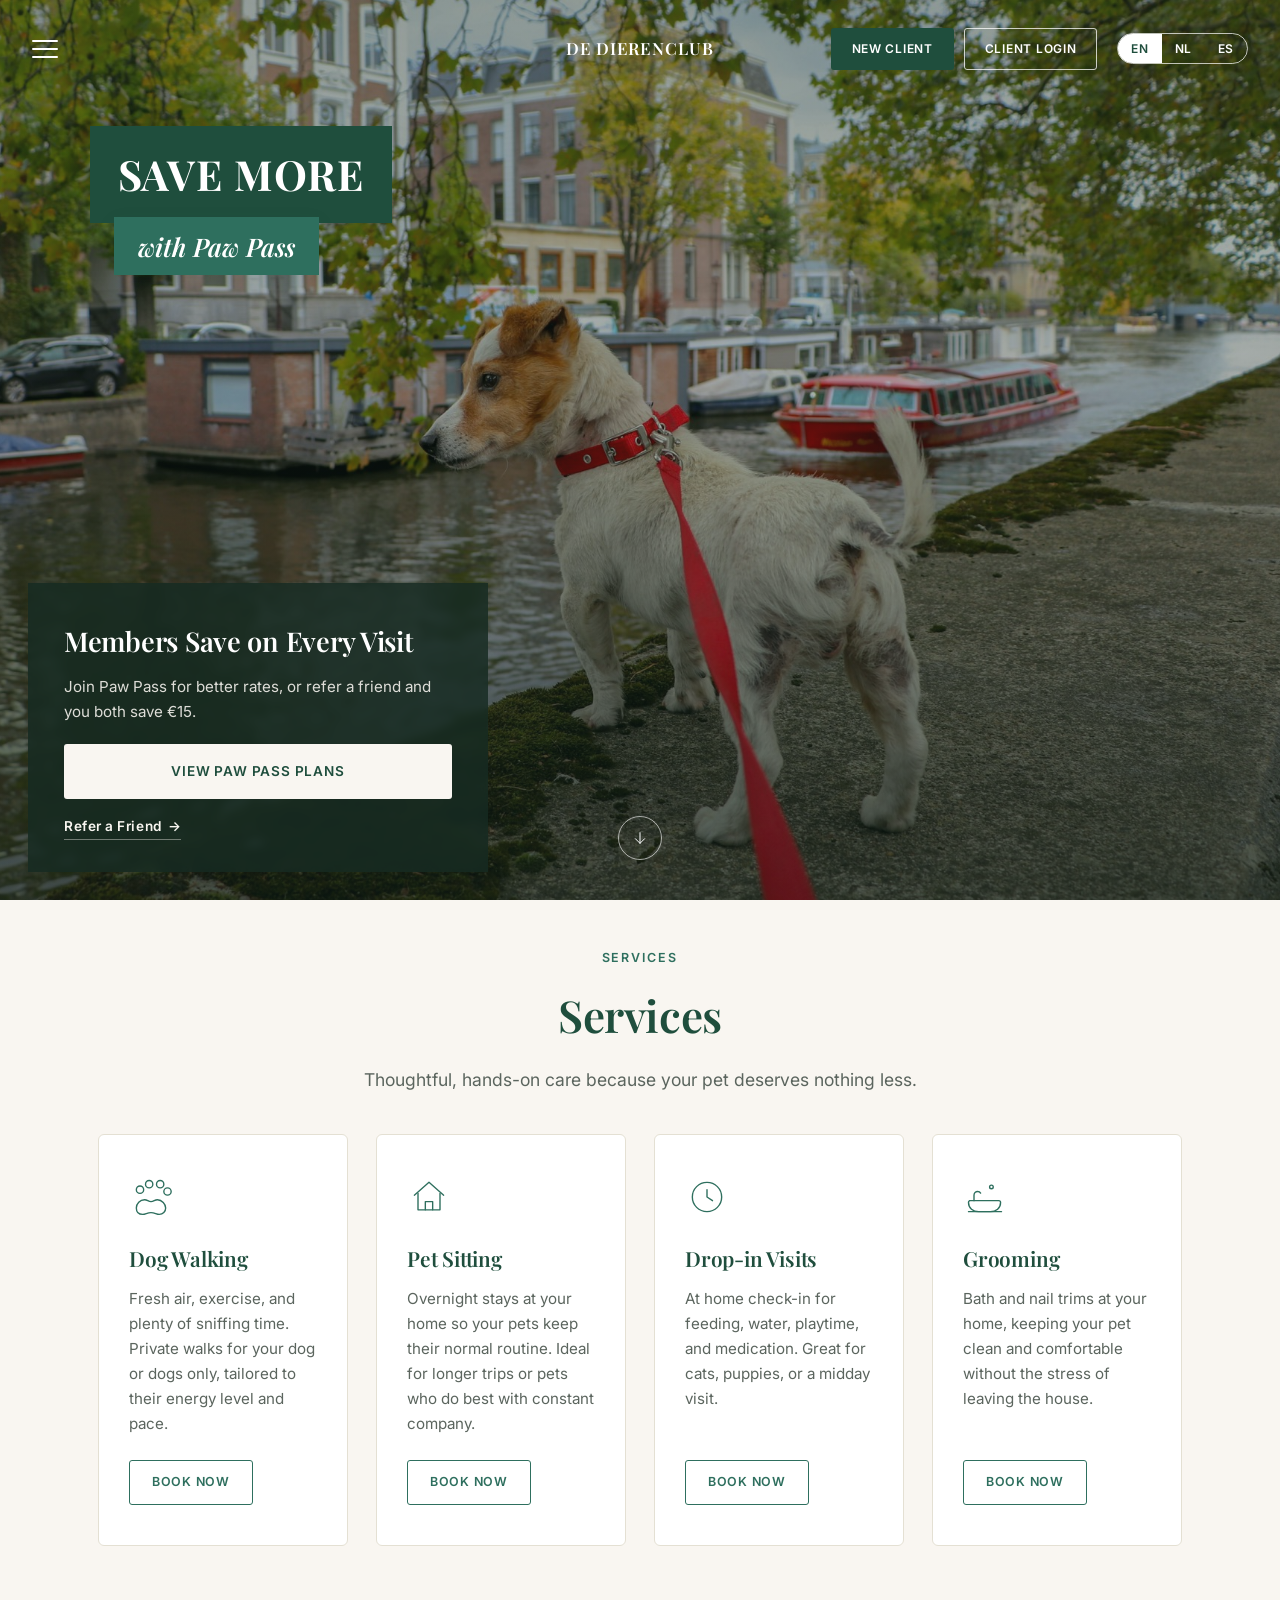
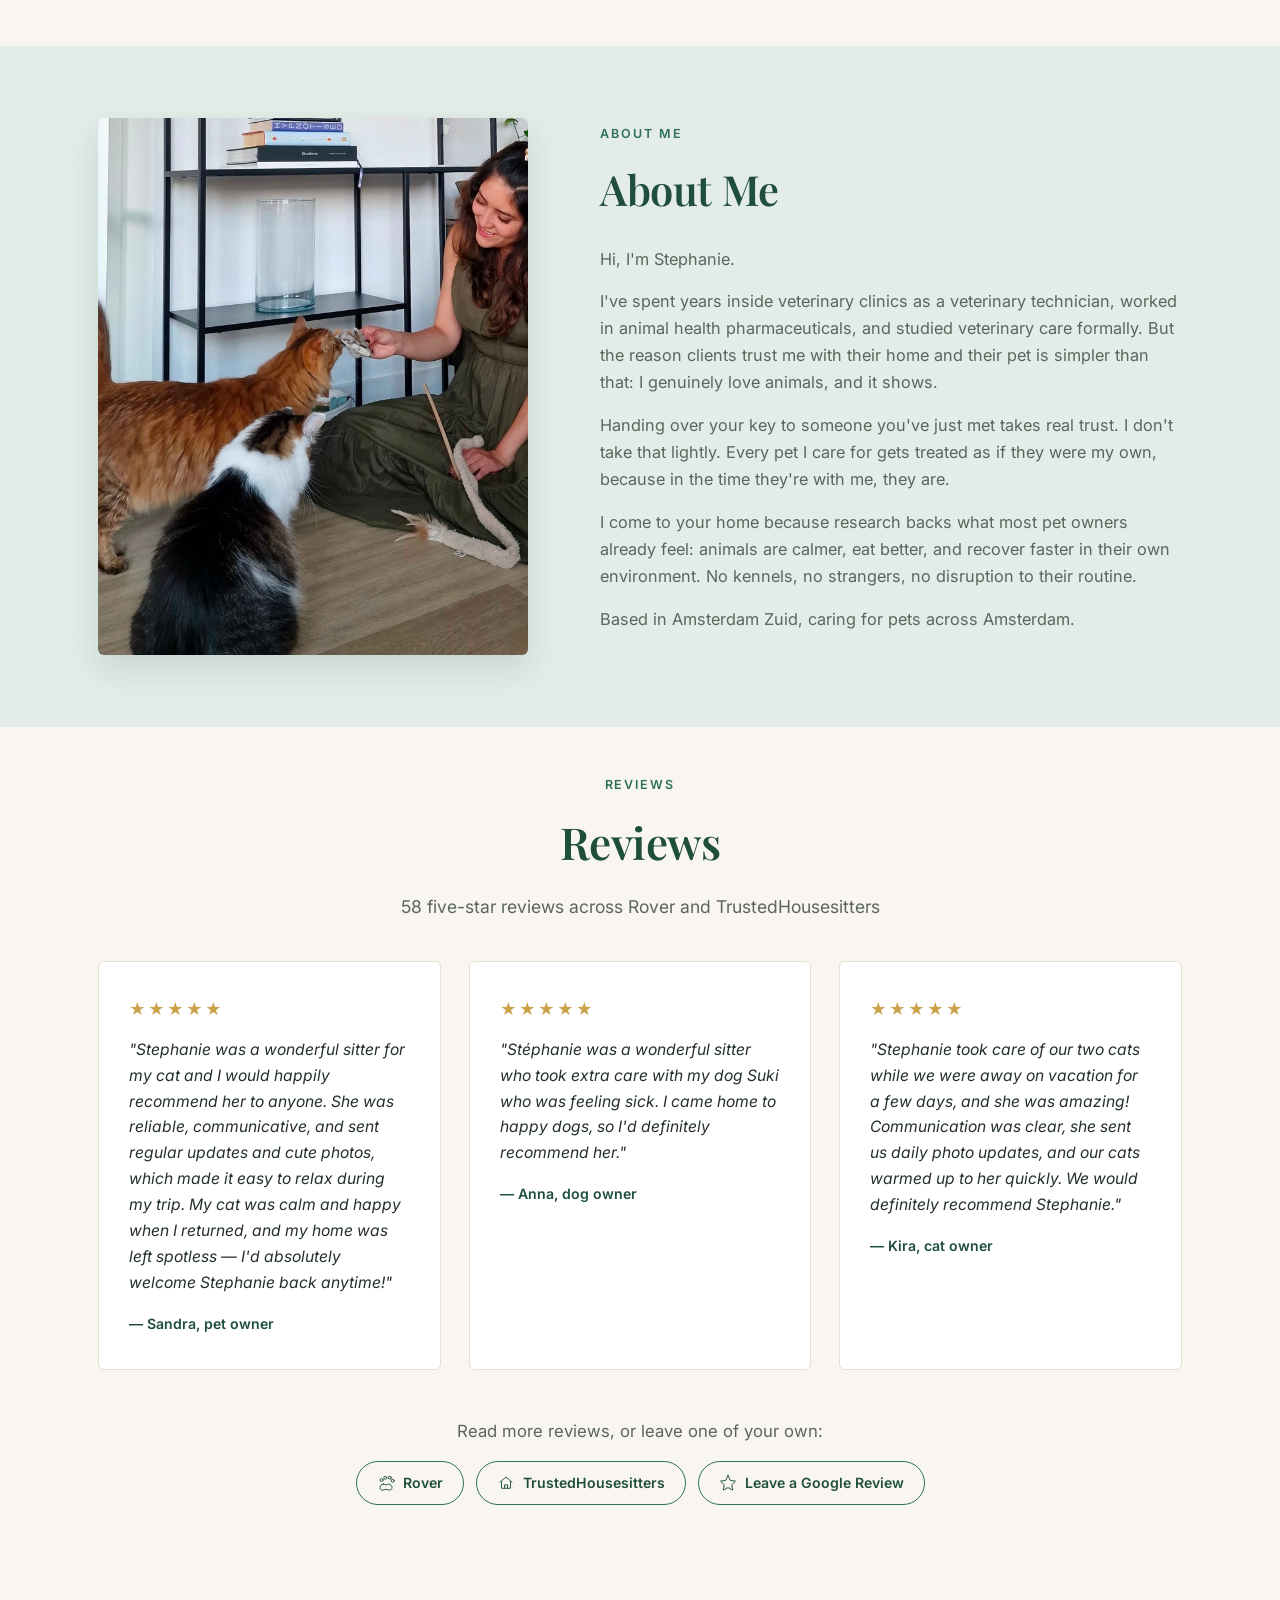
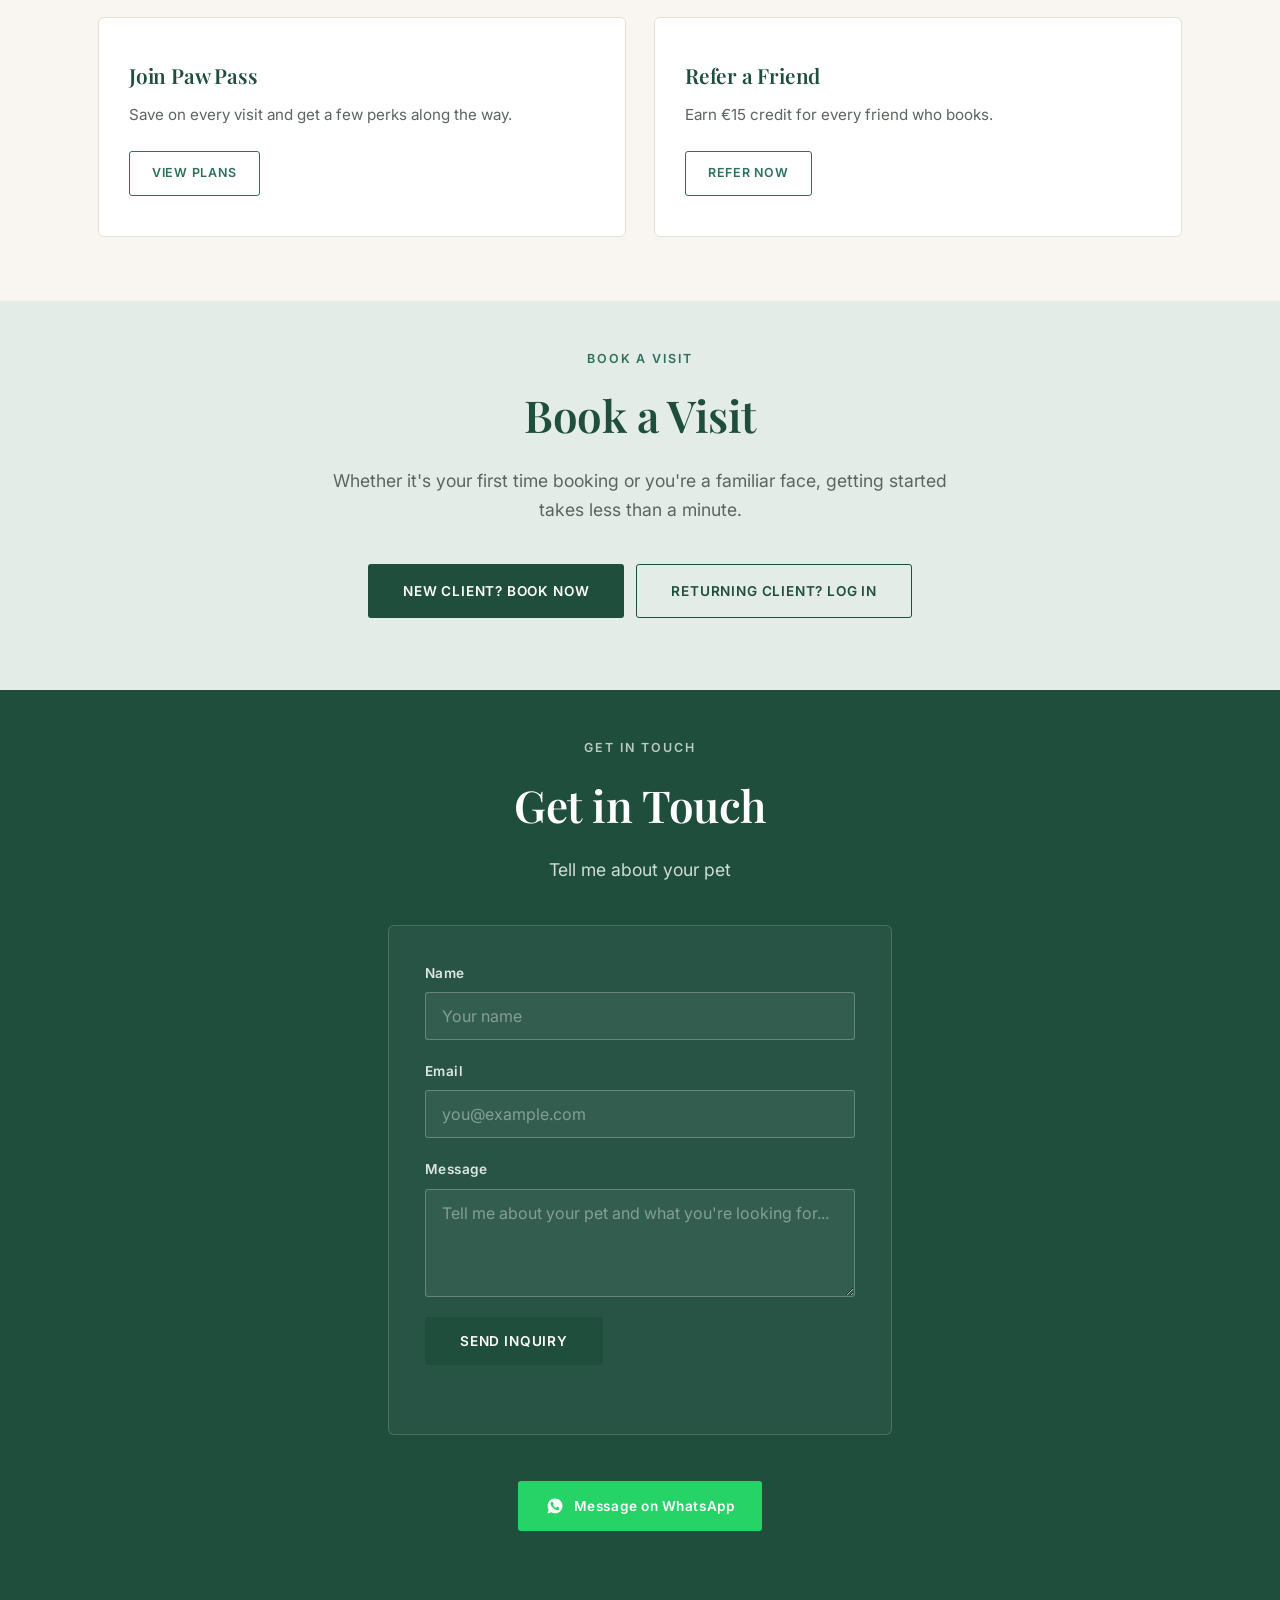
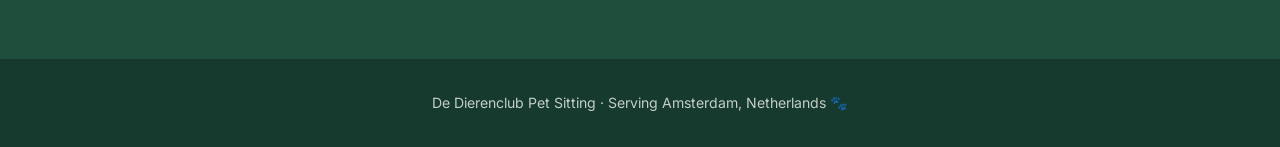
<file: index.html>
<!DOCTYPE html>
<html lang="en">
<head>
<meta charset="UTF-8">
<meta name="viewport" content="width=device-width, initial-scale=1.0">
<title id="pageTitle">De Dierenclub Pet Sitting | Trusted Dog Walker &amp; Pet Sitter in Amsterdam</title>
<meta id="metaDescription" name="description" content="Professional pet sitting and dog walking in Amsterdam Zuid. Dog walking, overnight pet sitting, drop-in visits and grooming. 58 five-star reviews. Book online.">
<!-- TODO: replace placeholder domain below with the real domain once the site is deployed -->
<link rel="alternate" hreflang="en" href="https://www.dedierenclubpetsitting.nl/">
<link rel="alternate" hreflang="nl" href="https://www.dedierenclubpetsitting.nl/">
<link rel="alternate" hreflang="es" href="https://www.dedierenclubpetsitting.nl/">
<link rel="alternate" hreflang="x-default" href="https://www.dedierenclubpetsitting.nl/">
<link rel="preconnect" href="https://fonts.googleapis.com">
<link rel="preconnect" href="https://fonts.gstatic.com" crossorigin>
<link href="https://fonts.googleapis.com/css2?family=Playfair+Display:wght@500;600;700&family=Inter:wght@400;500;600;700&display=swap" rel="stylesheet">
<link rel="stylesheet" href="styles.css">
</head>
<body>

<div class="floating-bar">
  <button type="button" class="hamburger" id="menuToggle" aria-expanded="false" aria-controls="navOverlay" data-i18n-aria-label="menu_open" aria-label="Open menu">
    <span></span><span></span><span></span>
  </button>
  <a class="floating-brand" href="#home"><span translate="no">De Dierenclub</span></a>
  <div class="floating-right">
    <div class="header-cta">
      <a class="btn btn-primary btn-sm" href="https://www.timetopet.com/portal/dedierenclub/create-account" target="_blank" rel="noopener" data-i18n="header_book_btn">New Client</a>
      <a class="btn btn-outline btn-sm" href="https://www.timetopet.com/portal/dedierenclub" target="_blank" rel="noopener" data-i18n="header_login_btn">Client Login</a>
    </div>
    <div class="lang-toggle" role="group" aria-label="Language selector">
      <button type="button" class="lang-btn active" id="langEnBtn" data-lang="en" aria-pressed="true">EN</button>
      <button type="button" class="lang-btn" id="langNlBtn" data-lang="nl" aria-pressed="false">NL</button>
      <button type="button" class="lang-btn" id="langEsBtn" data-lang="es" aria-pressed="false">ES</button>
    </div>
  </div>
</div>

<nav class="nav-overlay" id="navOverlay" aria-hidden="true">
  <button type="button" class="hamburger" id="menuClose" style="position:absolute; top:28px; left:32px;" data-i18n-aria-label="menu_close" aria-label="Close menu">
    <span style="transform:translateY(8px) rotate(45deg);"></span>
    <span style="opacity:0;"></span>
    <span style="transform:translateY(-8px) rotate(-45deg);"></span>
  </button>
  <ul class="nav-overlay-links">
    <li><a href="#home" data-i18n="nav_home">Home</a></li>
    <li><a href="#services" data-i18n="nav_services">Services</a></li>
    <li><a href="#about" data-i18n="nav_about">About</a></li>
    <li><a href="pricing.html" data-i18n="nav_pricing">Pricing</a></li>
    <li><a href="#book" data-i18n="nav_book">Book</a></li>
    <li><a href="#contact" data-i18n="nav_contact">Contact</a></li>
  </ul>
</nav>

<main id="home">

  <section class="hero">
    <!-- Placeholder hero photo; swap the background-image in .hero-media (styles.css) for a different dog/cat photo any time. -->
    <div class="hero-media"></div>
    <div class="hero-overlay"></div>

    <div class="hero-badge" aria-hidden="true">
      <span class="hero-badge-line1" data-i18n="hero_badge_line1">Save More</span>
      <span class="hero-badge-line2"><span data-i18n="hero_badge_line2_prefix">with</span> <span translate="no">Paw Pass</span></span>
    </div>

    <div class="hero-promo-panel">
      <h2 data-i18n="hero_promo_heading">Members Save on Every Visit</h2>
      <p data-i18n="hero_promo_copy">Join Paw Pass for better rates, or refer a friend and you both save €15.</p>
      <a class="btn btn-cream" href="pricing.html#paw-pass" data-i18n="hero_promo_btn">View Paw Pass Plans</a>
      <a class="hero-promo-secondary" href="pricing.html#refer">
        <span data-i18n="hero_promo_secondary">Refer a Friend</span> →
      </a>
    </div>

    <button type="button" class="scroll-indicator" data-i18n-aria-label="scroll_indicator_label" aria-label="Scroll to explore">
      <svg viewBox="0 0 24 24" fill="none" stroke="currentColor" stroke-width="1.5" stroke-linecap="round" stroke-linejoin="round"><path d="M12 4v16M5 13l7 7 7-7"/></svg>
    </button>
  </section>

  <section id="services" class="section services reveal-target">
    <div class="container">
      <div class="section-head">
        <span class="eyebrow" data-i18n="services_title">Services</span>
        <h2 data-i18n="services_title">Services</h2>
        <p data-i18n="services_lede">Thoughtful, hands-on care because your pet deserves nothing less.</p>
      </div>
      <div class="service-grid">
        <div class="service-card reveal-target">
          <svg class="service-icon" viewBox="0 0 48 48" fill="none" stroke="currentColor" stroke-width="1.5" stroke-linecap="round" stroke-linejoin="round">
            <path d="M17 27c-5 0-9 4-9 9s3 7 7 7c3 0 5-2 9-2s6 2 9 2c4 0 7-3 7-7s-4-9-9-9c-3 0-4 2-7 2s-4-2-7-2Z"/>
            <circle cx="12" cy="16" r="4"/>
            <circle cx="22" cy="10" r="4"/>
            <circle cx="34" cy="10" r="4"/>
            <circle cx="42" cy="18" r="4"/>
          </svg>
          <h3 data-i18n="service_walking_title">Dog Walking</h3>
          <p data-i18n="service_walking_desc">Fresh air, exercise, and plenty of sniffing time. Private walks for your dog or dogs only, tailored to their energy level and pace.</p>
          <a class="btn-book" href="#book" data-i18n="service_book_btn">Book Now</a>
        </div>
        <div class="service-card reveal-target">
          <svg class="service-icon" viewBox="0 0 48 48" fill="none" stroke="currentColor" stroke-width="1.5" stroke-linecap="round" stroke-linejoin="round">
            <path d="M8 22 24 8l16 14"/>
            <path d="M12 20v18h24V20"/>
            <path d="M20 38v-9h8v9"/>
          </svg>
          <h3 data-i18n="service_petsitting_title">Pet Sitting</h3>
          <p data-i18n="service_petsitting_desc">Overnight stays at your home so your pets keep their normal routine. Ideal for longer trips or pets who do best with constant company.</p>
          <a class="btn-book" href="#book" data-i18n="service_book_btn">Book Now</a>
        </div>
        <div class="service-card reveal-target">
          <svg class="service-icon" viewBox="0 0 48 48" fill="none" stroke="currentColor" stroke-width="1.5" stroke-linecap="round" stroke-linejoin="round">
            <circle cx="24" cy="24" r="16"/>
            <path d="M24 16v8l6 4"/>
          </svg>
          <h3 data-i18n="service_dropin_title">Drop-in Visits</h3>
          <p data-i18n="service_dropin_desc">At home check-in for feeding, water, playtime, and medication. Great for cats, puppies, or a midday visit.</p>
          <a class="btn-book" href="#book" data-i18n="service_book_btn">Book Now</a>
        </div>
        <div class="service-card reveal-target">
          <svg class="service-icon" viewBox="0 0 48 48" fill="none" stroke="currentColor" stroke-width="1.5" stroke-linecap="round" stroke-linejoin="round">
            <path d="M7 28h32a2 2 0 0 1 2 2c0 6-5 10-11 10H17c-6 0-11-4-11-10a2 2 0 0 1 2-2Z"/>
            <path d="M12 28v-6a4 4 0 0 1 4-4c1.5 0 2.6.7 3.2 1.8"/>
            <circle cx="31" cy="13" r="2"/>
            <path d="M6 40h36"/>
          </svg>
          <h3 data-i18n="service_grooming_title">Grooming</h3>
          <p data-i18n="service_grooming_desc">Bath and nail trims at your home, keeping your pet clean and comfortable without the stress of leaving the house.</p>
          <a class="btn-book" href="#book" data-i18n="service_book_btn">Book Now</a>
        </div>
      </div>
    </div>
  </section>

  <section id="about" class="section about reveal-target">
    <div class="container about-inner">
      <div class="about-photo">
        <img src="images/stephanie-about.jpg" alt="Stephanie playing with two cats at home">
      </div>
      <div class="about-text">
        <span class="eyebrow" data-i18n="about_title">About Me</span>
        <h2 data-i18n="about_title">About Me</h2>
        <p data-i18n="about_p1">Hi, I'm Stephanie.</p>
        <p data-i18n="about_p2">I've spent years inside veterinary clinics as a veterinary technician, worked in animal health pharmaceuticals, and studied veterinary care formally. But the reason clients trust me with their home and their pet is simpler than that: I genuinely love animals, and it shows.</p>
        <p data-i18n="about_p3">Handing over your key to someone you've just met takes real trust. I don't take that lightly. Every pet I care for gets treated as if they were my own, because in the time they're with me, they are.</p>
        <p data-i18n="about_p4">I come to your home because research backs what most pet owners already feel: animals are calmer, eat better, and recover faster in their own environment. No kennels, no strangers, no disruption to their routine.</p>
        <p data-i18n="about_p5">Based in Amsterdam Zuid, caring for pets across Amsterdam.</p>
      </div>
    </div>
  </section>

  <section id="reviews" class="section reviews reveal-target">
    <div class="container">
      <div class="section-head">
        <span class="eyebrow" data-i18n="reviews_title">Reviews</span>
        <h2 data-i18n="reviews_title">Reviews</h2>
        <p data-i18n="reviews_stat">58 five-star reviews across Rover and TrustedHousesitters</p>
      </div>
      <div class="reviews-grid">
        <div class="review-card reveal-target">
          <div class="review-stars" aria-hidden="true">★★★★★</div>
          <p class="review-text">"Stephanie was a wonderful sitter for my cat and I would happily recommend her to anyone. She was reliable, communicative, and sent regular updates and cute photos, which made it easy to relax during my trip. My cat was calm and happy when I returned, and my home was left spotless — I'd absolutely welcome Stephanie back anytime!"</p>
          <p class="review-author">— Sandra, pet owner</p>
        </div>
        <div class="review-card reveal-target">
          <div class="review-stars" aria-hidden="true">★★★★★</div>
          <p class="review-text">"Stéphanie was a wonderful sitter who took extra care with my dog Suki who was feeling sick. I came home to happy dogs, so I'd definitely recommend her."</p>
          <p class="review-author">— Anna, dog owner</p>
        </div>
        <div class="review-card reveal-target">
          <div class="review-stars" aria-hidden="true">★★★★★</div>
          <p class="review-text">"Stephanie took care of our two cats while we were away on vacation for a few days, and she was amazing! Communication was clear, she sent us daily photo updates, and our cats warmed up to her quickly. We would definitely recommend Stephanie."</p>
          <p class="review-author">— Kira, cat owner</p>
        </div>
      </div>
      <div class="review-platforms reveal-target">
        <p class="review-platforms-label" data-i18n="reviews_platforms_label">Read more reviews, or leave one of your own:</p>
        <div class="review-platform-links">
          <a class="review-platform-link" href="https://www.rover.com/sit/stephh68247" target="_blank" rel="noopener">
            <svg class="review-platform-icon" viewBox="0 0 48 48" fill="none" stroke="currentColor" stroke-width="2.5" stroke-linecap="round" stroke-linejoin="round" aria-hidden="true">
              <path d="M17 27c-5 0-9 4-9 9s3 7 7 7c3 0 5-2 9-2s6 2 9 2c4 0 7-3 7-7s-4-9-9-9c-3 0-4 2-7 2s-4-2-7-2Z"/>
              <circle cx="12" cy="16" r="4"/>
              <circle cx="22" cy="10" r="4"/>
              <circle cx="34" cy="10" r="4"/>
              <circle cx="42" cy="18" r="4"/>
            </svg>
            <span>Rover</span>
          </a>
          <a class="review-platform-link" href="https://www.trustedhousesitters.com/house-and-pet-sitters/netherlands/north-holland/amsterdam/l/6756154/" target="_blank" rel="noopener">
            <svg class="review-platform-icon" viewBox="0 0 48 48" fill="none" stroke="currentColor" stroke-width="2.5" stroke-linecap="round" stroke-linejoin="round" aria-hidden="true">
              <path d="M8 22 24 8l16 14"/>
              <path d="M12 20v18h24V20"/>
              <path d="M20 38v-9h8v9"/>
            </svg>
            <span>TrustedHousesitters</span>
          </a>
          <a class="review-platform-link" href="https://g.page/r/CXxK40NwrekSECE/review" target="_blank" rel="noopener">
            <svg class="review-platform-icon" viewBox="0 0 48 48" fill="none" stroke="currentColor" stroke-width="2.5" stroke-linecap="round" stroke-linejoin="round" aria-hidden="true">
              <path d="M24 4l5.9 12.9L44 19l-10 9.8L36.5 43 24 36.2 11.5 43 14 28.8 4 19l14.1-2.1L24 4Z"/>
            </svg>
            <span data-i18n="reviews_google_link">Leave a Google Review</span>
          </a>
        </div>
      </div>
    </div>
  </section>

  <section class="pawpass-teaser reveal-target">
    <div class="container">
      <div class="pawpass-teaser-grid">
        <div class="service-card reveal-target">
          <h3><span data-i18n="pawpass_join_prefix">Join</span> <span translate="no">Paw Pass</span></h3>
          <p data-i18n="teaser_pawpass_desc">Save on every visit and get a few perks along the way.</p>
          <a class="btn-book" href="pricing.html#paw-pass" data-i18n="teaser_pawpass_btn">View Plans</a>
        </div>
        <div class="service-card reveal-target">
          <h3 data-i18n="teaser_refer_title">Refer a Friend</h3>
          <p data-i18n="teaser_refer_desc">Earn €15 credit for every friend who books.</p>
          <a class="btn-book" href="pricing.html#refer" data-i18n="teaser_refer_btn">Refer Now</a>
        </div>
      </div>
    </div>
  </section>

  <section id="book" class="section book reveal-target">
    <div class="container">
      <div class="section-head">
        <span class="eyebrow" data-i18n="book_title">Book a Visit</span>
        <h2 data-i18n="book_title">Book a Visit</h2>
        <p data-i18n="book_lede">Whether it's your first time booking or you're a familiar face, getting started takes less than a minute.</p>
      </div>
      <div class="btn-pair">
        <a class="btn btn-primary" href="https://www.timetopet.com/portal/dedierenclub/create-account" target="_blank" rel="noopener" data-i18n="cta_new_client_btn">New Client? Book Now</a>
        <a class="btn btn-outline" href="https://www.timetopet.com/portal/dedierenclub" target="_blank" rel="noopener" data-i18n="cta_returning_client_btn">Returning Client? Log In</a>
      </div>
    </div>
  </section>

  <section id="contact" class="section contact reveal-target">
    <div class="container contact-inner">
      <div class="section-head">
        <span class="eyebrow" data-i18n="contact_title" style="color: rgba(255,255,255,0.7);">Get in Touch</span>
        <h2 data-i18n="contact_title">Get in Touch</h2>
        <p data-i18n="contact_lede">Tell me about your pet</p>
      </div>
      <form class="contact-form" id="contactForm" action="https://submit-form.com/qXcnVAvjL" method="POST">
        <input type="hidden" name="_subject" value="New inquiry from dedierenclub.nl">
        <input type="hidden" name="_redirect" value="false">
        <div class="form-row">
          <label for="name" data-i18n="label_name">Name</label>
          <input type="text" id="name" name="name" placeholder="Your name" data-i18n-placeholder="placeholder_name" required>
        </div>
        <div class="form-row">
          <label for="email" data-i18n="label_email">Email</label>
          <input type="email" id="email" name="email" placeholder="you@example.com" data-i18n-placeholder="placeholder_email" required>
        </div>
        <div class="form-row">
          <label for="message" data-i18n="label_message">Message</label>
          <textarea id="message" name="message" rows="4" placeholder="Tell me about your pet and what you're looking for..." data-i18n-placeholder="placeholder_message" required></textarea>
        </div>
        <button type="submit" class="btn btn-primary" data-i18n="submit_btn">Send Inquiry</button>
        <p class="form-note" id="formNote" role="status" aria-live="polite"></p>
      </form>
      <div class="contact-whatsapp">
        <a class="btn-whatsapp" href="https://wa.me/17862130402" target="_blank" rel="noopener">
          <svg width="18" height="18" viewBox="0 0 24 24" fill="currentColor" aria-hidden="true"><path d="M12.04 2C6.58 2 2.13 6.45 2.13 11.91c0 1.87.5 3.61 1.44 5.12L2 22l5.13-1.55a9.87 9.87 0 0 0 4.9 1.31h.01c5.46 0 9.91-4.45 9.91-9.91 0-5.46-4.45-9.85-9.91-9.85Zm5.83 14.03c-.24.68-1.4 1.3-1.93 1.36-.5.06-1.13.09-1.82-.11-.42-.13-.96-.31-1.66-.6-2.92-1.26-4.83-4.2-4.98-4.4-.15-.19-1.2-1.59-1.2-3.03 0-1.44.75-2.15 1.02-2.44.27-.29.58-.36.78-.36h.56c.18 0 .42-.03.65.5.24.55.82 1.9.89 2.04.07.14.12.31.02.5-.09.19-.14.3-.28.46-.14.16-.29.36-.42.48-.14.13-.28.28-.12.55.16.28.72 1.19 1.54 1.93 1.06.95 1.96 1.24 2.24 1.38.28.14.44.12.6-.07.16-.19.68-.79.86-1.06.18-.28.37-.23.62-.14.26.09 1.62.76 1.9.9.28.14.46.21.53.33.07.13.07.72-.17 1.4Z"/></svg>
          <span data-i18n="whatsapp_btn">Message on WhatsApp</span>
        </a>
      </div>
    </div>
  </section>

</main>

<footer class="site-footer">
  <div class="container footer-inner">
    <p><span translate="no">De Dierenclub</span> Pet Sitting · <span data-i18n="footer_text">Serving Amsterdam, Netherlands 🐾</span></p>
  </div>
</footer>

<script src="script.js"></script>
</body>
</html>
</file>
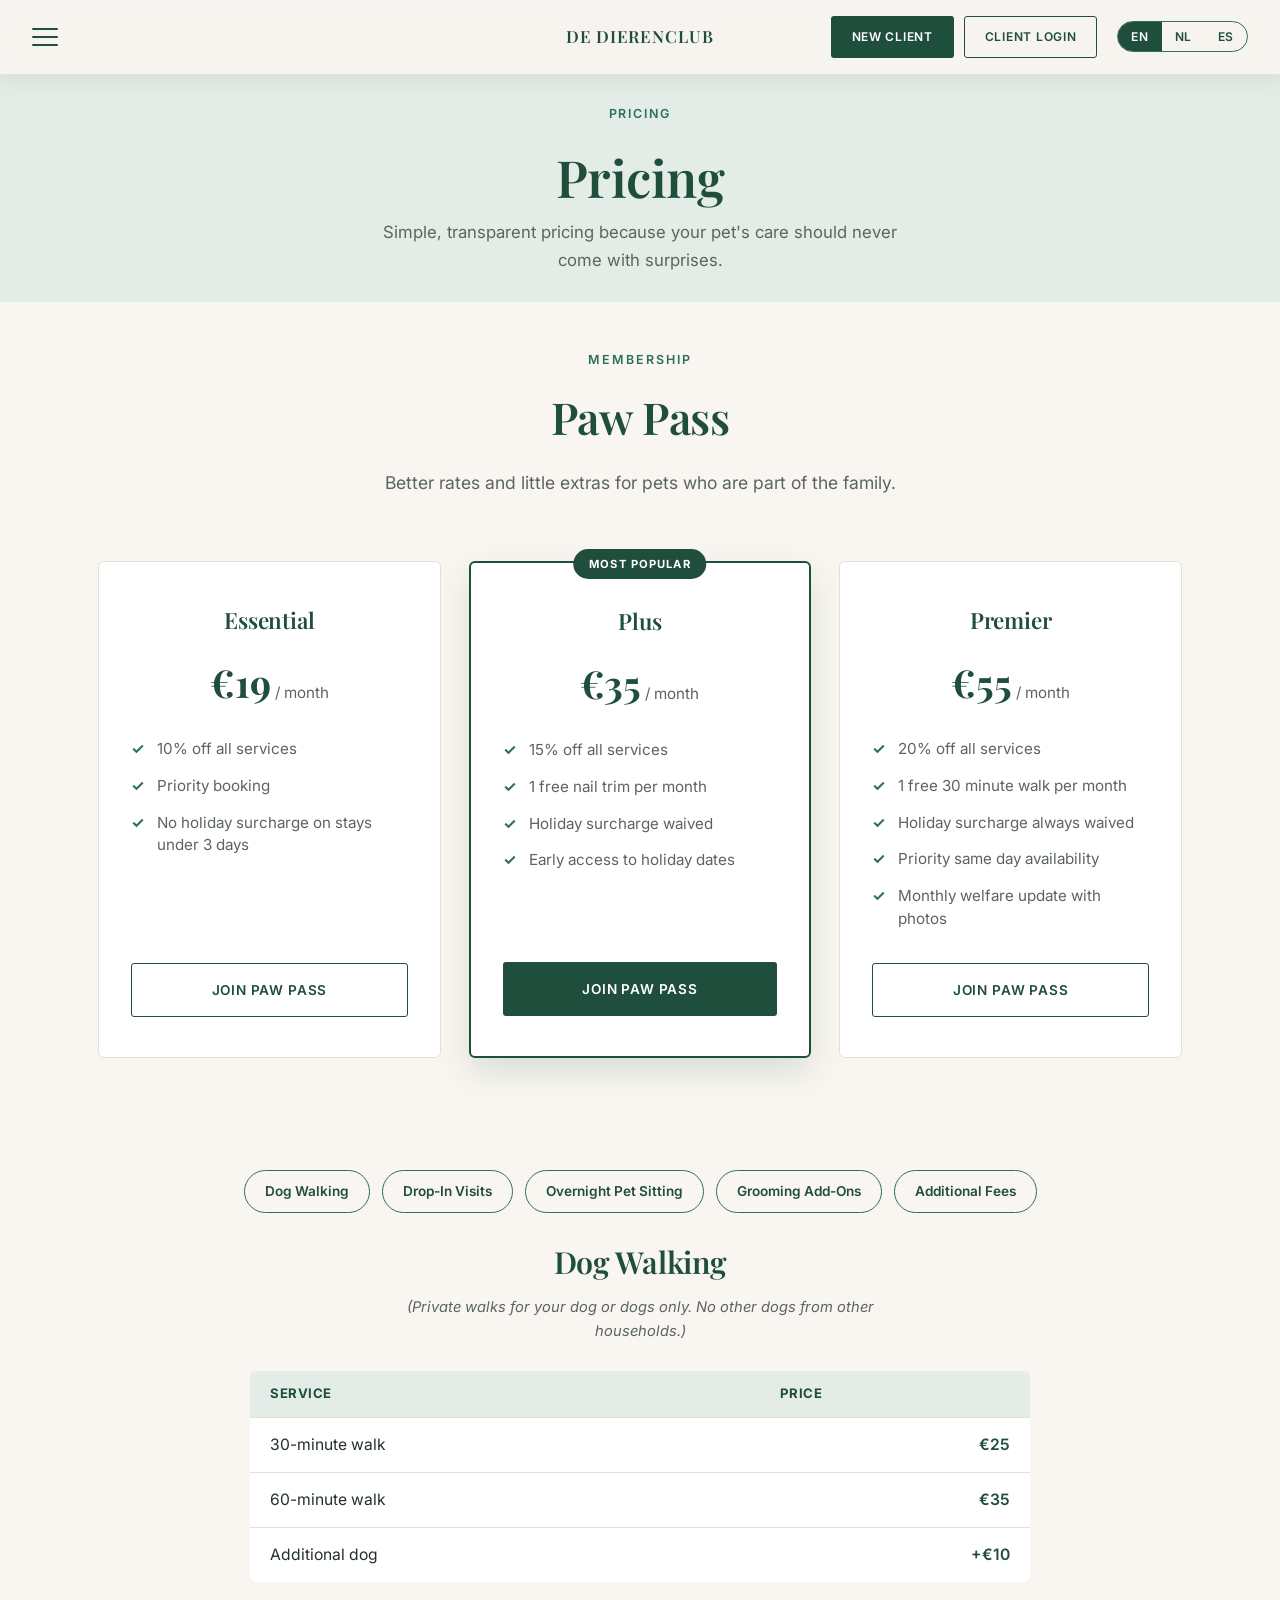
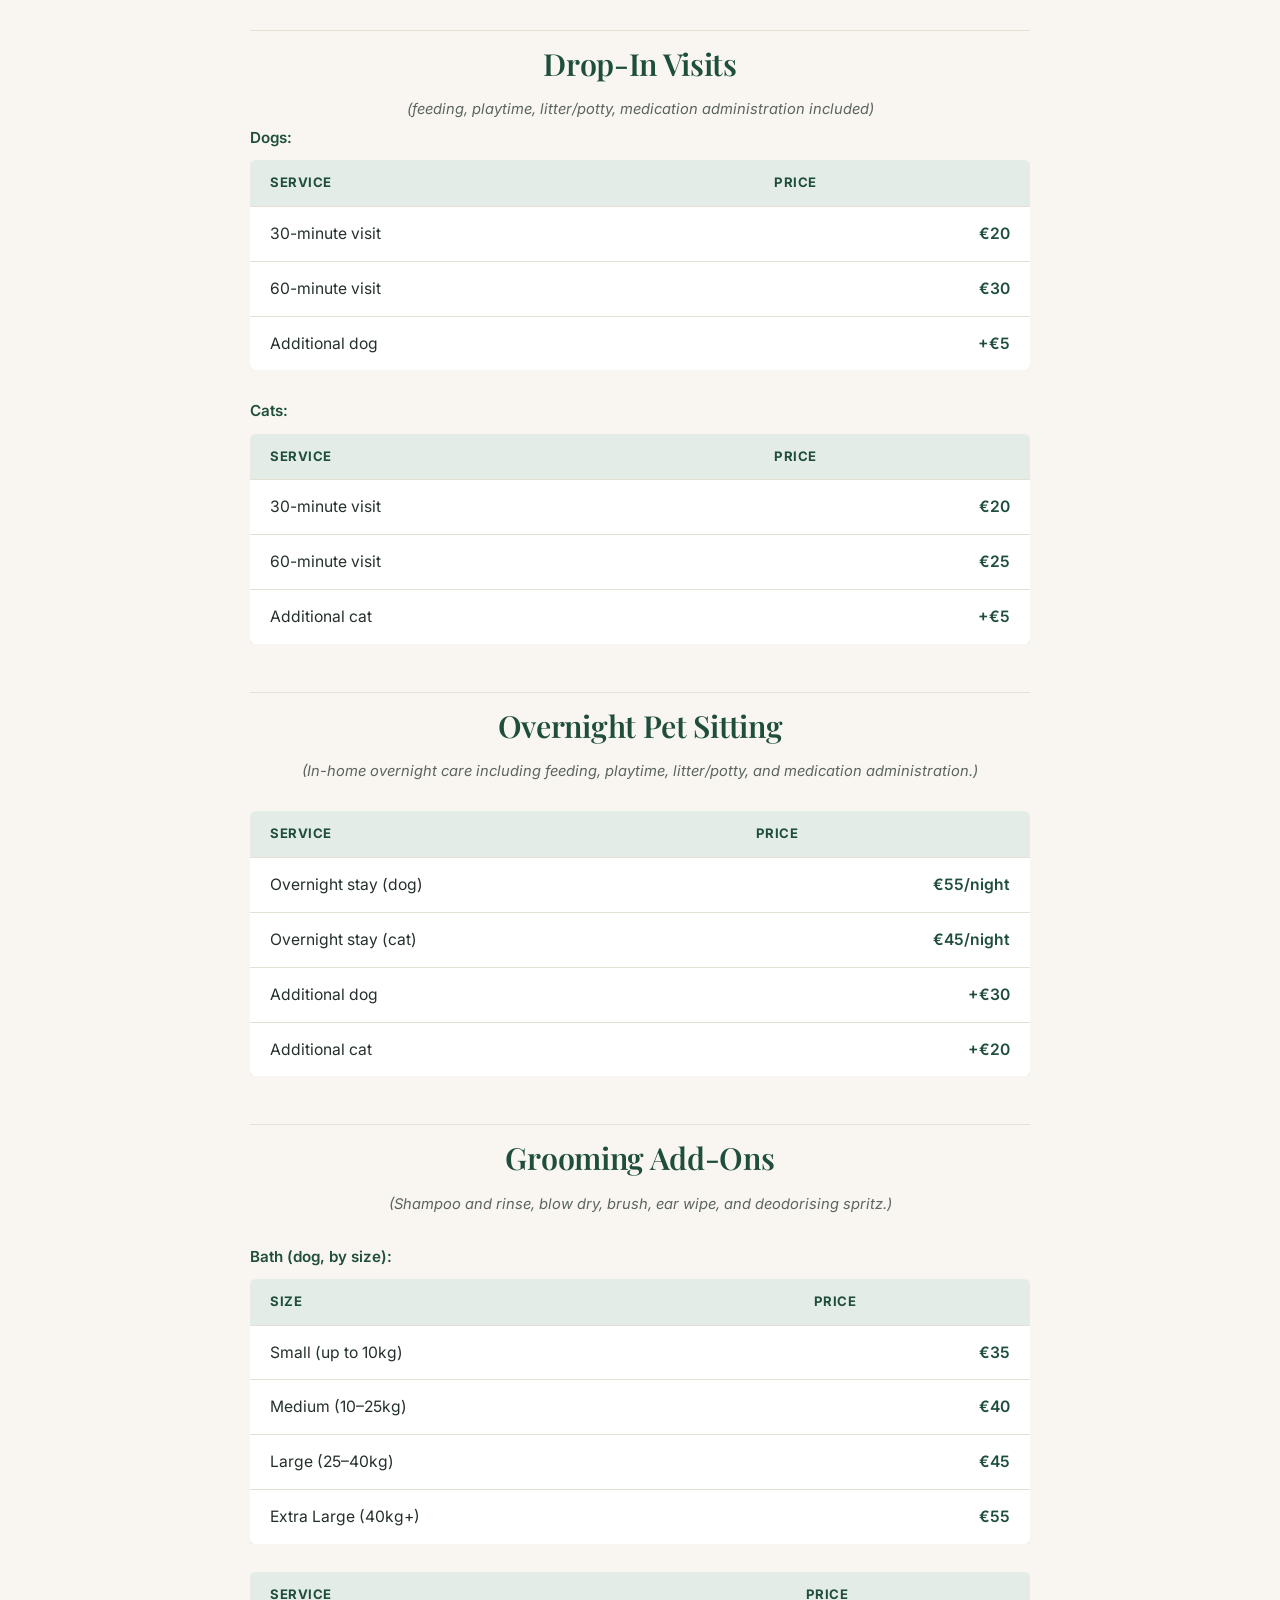
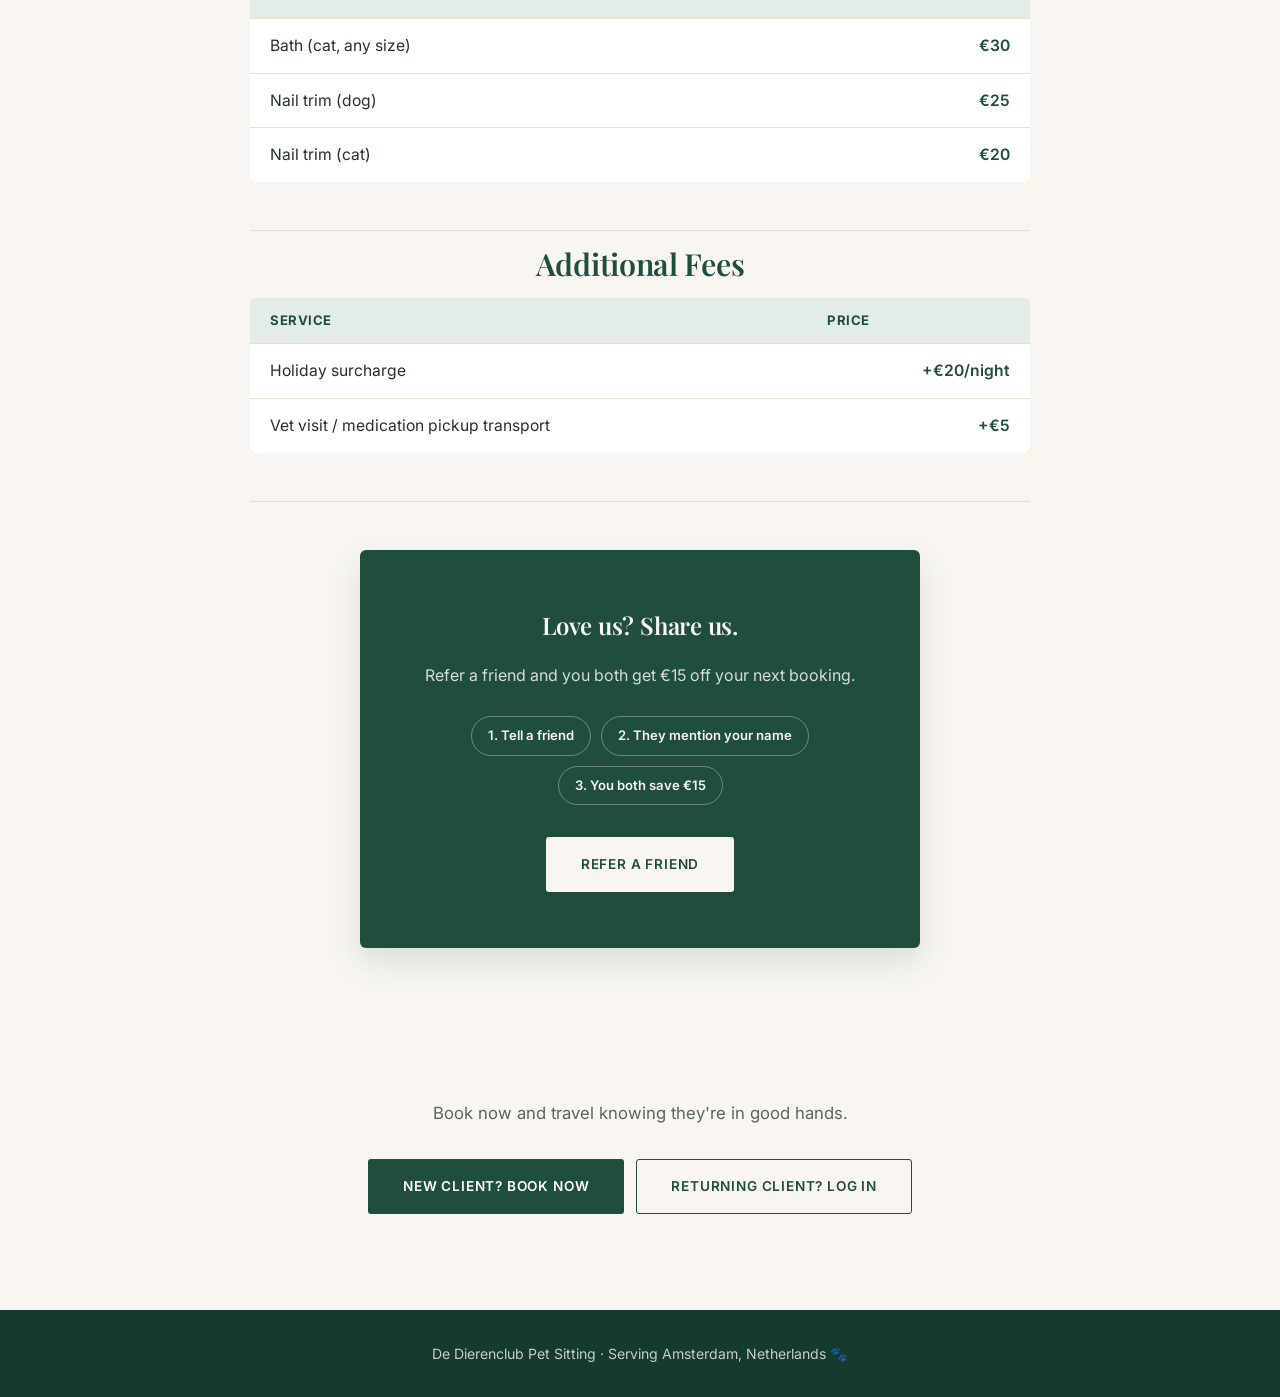
<file: pricing.html>
<!DOCTYPE html>
<html lang="en">
<head>
<meta charset="UTF-8">
<meta name="viewport" content="width=device-width, initial-scale=1.0">
<title id="pageTitle">Pricing | De Dierenclub Pet Sitting Amsterdam</title>
<meta id="metaDescription" name="description" content="Clear, transparent pricing for dog walking, drop-in visits, overnight pet sitting, and grooming add-ons in Amsterdam.">
<script>
  window.PAGE_META = {
    en: {
      title: "Pricing | De Dierenclub Pet Sitting Amsterdam",
      description: "Clear, transparent pricing for dog walking, drop-in visits, overnight pet sitting, and grooming add-ons in Amsterdam."
    },
    nl: {
      title: "Prijzen | De Dierenclub Pet Sitting Amsterdam",
      description: "Duidelijke, transparante prijzen voor hondenuitlaatservice, oppasbezoeken, overnachtingen en extra verzorgingsdiensten in Amsterdam."
    },
    es: {
      title: "Precios | De Dierenclub Pet Sitting Ámsterdam",
      description: "Precios claros y transparentes para paseo de perros, visitas a domicilio, pernoctación y servicios de aseo adicionales en Ámsterdam."
    }
  };
</script>
<!-- TODO: replace placeholder domain below with the real domain once the site is deployed -->
<link rel="alternate" hreflang="en" href="https://www.dedierenclubpetsitting.nl/pricing.html">
<link rel="alternate" hreflang="nl" href="https://www.dedierenclubpetsitting.nl/pricing.html">
<link rel="alternate" hreflang="es" href="https://www.dedierenclubpetsitting.nl/pricing.html">
<link rel="alternate" hreflang="x-default" href="https://www.dedierenclubpetsitting.nl/pricing.html">
<link rel="preconnect" href="https://fonts.googleapis.com">
<link rel="preconnect" href="https://fonts.gstatic.com" crossorigin>
<link href="https://fonts.googleapis.com/css2?family=Playfair+Display:wght@500;600;700&family=Inter:wght@400;500;600;700&display=swap" rel="stylesheet">
<link rel="stylesheet" href="styles.css">
</head>
<body>

<div class="floating-bar is-scrolled">
  <button type="button" class="hamburger" id="menuToggle" aria-expanded="false" aria-controls="navOverlay" data-i18n-aria-label="menu_open" aria-label="Open menu">
    <span></span><span></span><span></span>
  </button>
  <a class="floating-brand" href="index.html#home"><span translate="no">De Dierenclub</span></a>
  <div class="floating-right">
    <div class="header-cta">
      <a class="btn btn-primary btn-sm" href="https://www.timetopet.com/portal/dedierenclub/create-account" target="_blank" rel="noopener" data-i18n="header_book_btn">New Client</a>
      <a class="btn btn-outline btn-sm" href="https://www.timetopet.com/portal/dedierenclub" target="_blank" rel="noopener" data-i18n="header_login_btn">Client Login</a>
    </div>
    <div class="lang-toggle" role="group" aria-label="Language selector">
      <button type="button" class="lang-btn active" id="langEnBtn" data-lang="en" aria-pressed="true">EN</button>
      <button type="button" class="lang-btn" id="langNlBtn" data-lang="nl" aria-pressed="false">NL</button>
      <button type="button" class="lang-btn" id="langEsBtn" data-lang="es" aria-pressed="false">ES</button>
    </div>
  </div>
</div>

<nav class="nav-overlay" id="navOverlay" aria-hidden="true">
  <button type="button" class="hamburger" id="menuClose" style="position:absolute; top:28px; left:32px;" data-i18n-aria-label="menu_close" aria-label="Close menu">
    <span style="transform:translateY(8px) rotate(45deg);"></span>
    <span style="opacity:0;"></span>
    <span style="transform:translateY(-8px) rotate(-45deg);"></span>
  </button>
  <ul class="nav-overlay-links">
    <li><a href="index.html#home" data-i18n="nav_home">Home</a></li>
    <li><a href="index.html#services" data-i18n="nav_services">Services</a></li>
    <li><a href="index.html#about" data-i18n="nav_about">About</a></li>
    <li><a href="pricing.html" data-i18n="nav_pricing">Pricing</a></li>
    <li><a href="index.html#book" data-i18n="nav_book">Book</a></li>
    <li><a href="index.html#contact" data-i18n="nav_contact">Contact</a></li>
  </ul>
</nav>

<main>

  <section class="pricing-hero">
    <div class="container">
      <span class="eyebrow" data-i18n="pricing_hero_title">Pricing</span>
      <h1 data-i18n="pricing_hero_title">Pricing</h1>
      <p data-i18n="pricing_hero_lede">Simple, transparent pricing because your pet's care should never come with surprises.</p>
    </div>
  </section>

  <section id="paw-pass" class="section paw-pass reveal-target">
    <div class="container">
      <div class="section-head">
        <span class="eyebrow" data-i18n="pawpass_eyebrow">Membership</span>
        <h2><span translate="no">Paw Pass</span></h2>
        <p data-i18n="pawpass_lede">Better rates and little extras for pets who are part of the family.</p>
      </div>
      <div class="pawpass-grid">
        <div class="pawpass-card reveal-target">
          <h3 data-i18n="pawpass_essential_title">Essential</h3>
          <p class="pawpass-price"><span class="pawpass-price-amount">€19</span><span class="pawpass-price-period" data-i18n="pawpass_per_month"> / month</span></p>
          <ul class="pawpass-perks">
            <li data-i18n="pawpass_essential_perk1">10% off all services</li>
            <li data-i18n="pawpass_essential_perk2">Priority booking</li>
            <li data-i18n="pawpass_essential_perk3">No holiday surcharge on stays under 3 days</li>
          </ul>
          <!-- TODO: WhatsApp number is set to the existing site number; update here and elsewhere if it changes. -->
          <a class="btn btn-outline pawpass-join" href="https://wa.me/17862130402?text=Hi%20Stephanie%2C%20I'd%20like%20to%20join%20Paw%20Pass%20Essential" target="_blank" rel="noopener">
            <span data-i18n="pawpass_join_prefix">Join</span> <span translate="no">Paw Pass</span>
          </a>
        </div>
        <div class="pawpass-card pawpass-featured reveal-target">
          <span class="pawpass-badge" data-i18n="pawpass_popular_badge">Most Popular</span>
          <h3 data-i18n="pawpass_plus_title">Plus</h3>
          <p class="pawpass-price"><span class="pawpass-price-amount">€35</span><span class="pawpass-price-period" data-i18n="pawpass_per_month"> / month</span></p>
          <ul class="pawpass-perks">
            <li data-i18n="pawpass_plus_perk1">15% off all services</li>
            <li data-i18n="pawpass_plus_perk2">1 free nail trim per month</li>
            <li data-i18n="pawpass_plus_perk3">Holiday surcharge waived</li>
            <li data-i18n="pawpass_plus_perk4">Early access to holiday dates</li>
          </ul>
          <a class="btn btn-primary pawpass-join" href="https://wa.me/17862130402?text=Hi%20Stephanie%2C%20I'd%20like%20to%20join%20Paw%20Pass%20Plus" target="_blank" rel="noopener">
            <span data-i18n="pawpass_join_prefix">Join</span> <span translate="no">Paw Pass</span>
          </a>
        </div>
        <div class="pawpass-card reveal-target">
          <h3 data-i18n="pawpass_premier_title">Premier</h3>
          <p class="pawpass-price"><span class="pawpass-price-amount">€55</span><span class="pawpass-price-period" data-i18n="pawpass_per_month"> / month</span></p>
          <ul class="pawpass-perks">
            <li data-i18n="pawpass_premier_perk1">20% off all services</li>
            <li data-i18n="pawpass_premier_perk2">1 free 30 minute walk per month</li>
            <li data-i18n="pawpass_premier_perk3">Holiday surcharge always waived</li>
            <li data-i18n="pawpass_premier_perk4">Priority same day availability</li>
            <li data-i18n="pawpass_premier_perk5">Monthly welfare update with photos</li>
          </ul>
          <a class="btn btn-outline pawpass-join" href="https://wa.me/17862130402?text=Hi%20Stephanie%2C%20I'd%20like%20to%20join%20Paw%20Pass%20Premier" target="_blank" rel="noopener">
            <span data-i18n="pawpass_join_prefix">Join</span> <span translate="no">Paw Pass</span>
          </a>
        </div>
      </div>
    </div>
  </section>

  <nav class="pricing-chips" aria-label="Pricing categories">
    <a class="pricing-chip" href="#dog-walking" data-i18n="service_walking_title">Dog Walking</a>
    <a class="pricing-chip" href="#dropin-visits" data-i18n="pricing_dropin_title">Drop-In Visits</a>
    <a class="pricing-chip" href="#overnight" data-i18n="pricing_overnight_title">Overnight Pet Sitting</a>
    <a class="pricing-chip" href="#grooming" data-i18n="pricing_grooming_title">Grooming Add-Ons</a>
    <a class="pricing-chip" href="#other-addons" data-i18n="pricing_other_title">Additional Fees</a>
  </nav>

  <section id="dog-walking" class="pricing-category">
    <div class="container pricing-category-inner">
      <h2 data-i18n="service_walking_title">Dog Walking</h2>
      <p class="pricing-note" data-i18n="pricing_walking_note">(Private walks for your dog or dogs only. No other dogs from other households.)</p>
      <div class="pricing-table-wrap">
        <table class="pricing-table">
          <thead>
            <tr>
              <th data-i18n="pricing_col_service">Service</th>
              <th data-i18n="pricing_col_price">Price</th>
            </tr>
          </thead>
          <tbody>
            <tr>
              <td data-i18n="pricing_walk30">30-minute walk</td>
              <td>€25</td>
            </tr>
            <tr>
              <td data-i18n="pricing_walk60">60-minute walk</td>
              <td>€35</td>
            </tr>
            <tr>
              <td data-i18n="pricing_extra_dog">Additional dog</td>
              <td>+€10</td>
            </tr>
          </tbody>
        </table>
      </div>
    </div>
  </section>

  <section id="dropin-visits" class="pricing-category">
    <div class="container pricing-category-inner">
      <h2 data-i18n="pricing_dropin_title">Drop-In Visits</h2>
      <p class="pricing-note" data-i18n="pricing_dropin_note">(feeding, playtime, litter/potty, medication administration included)</p>

      <div class="pricing-subgroup">
        <p class="pricing-subgroup-label" data-i18n="pricing_dogs_label">Dogs:</p>
        <div class="pricing-table-wrap">
          <table class="pricing-table">
            <thead>
              <tr>
                <th data-i18n="pricing_col_service">Service</th>
                <th data-i18n="pricing_col_price">Price</th>
              </tr>
            </thead>
            <tbody>
              <tr>
                <td data-i18n="pricing_visit30">30-minute visit</td>
                <td>€20</td>
              </tr>
              <tr>
                <td data-i18n="pricing_visit60">60-minute visit</td>
                <td>€30</td>
              </tr>
              <tr>
                <td data-i18n="pricing_extra_dog">Additional dog</td>
                <td>+€5</td>
              </tr>
            </tbody>
          </table>
        </div>
      </div>

      <div class="pricing-subgroup">
        <p class="pricing-subgroup-label" data-i18n="pricing_cats_label">Cats:</p>
        <div class="pricing-table-wrap">
          <table class="pricing-table">
            <thead>
              <tr>
                <th data-i18n="pricing_col_service">Service</th>
                <th data-i18n="pricing_col_price">Price</th>
              </tr>
            </thead>
            <tbody>
              <tr>
                <td data-i18n="pricing_visit30">30-minute visit</td>
                <td>€20</td>
              </tr>
              <tr>
                <td data-i18n="pricing_visit60">60-minute visit</td>
                <td>€25</td>
              </tr>
              <tr>
                <td data-i18n="pricing_extra_cat">Additional cat</td>
                <td>+€5</td>
              </tr>
            </tbody>
          </table>
        </div>
      </div>
    </div>
  </section>

  <section id="overnight" class="pricing-category">
    <div class="container pricing-category-inner">
      <h2 data-i18n="pricing_overnight_title">Overnight Pet Sitting</h2>
      <p class="pricing-note pricing-note-overnight" data-i18n="pricing_overnight_note">(In-home overnight care including feeding, playtime, litter/potty, and medication administration.)</p>
      <div class="pricing-table-wrap">
        <table class="pricing-table">
          <thead>
            <tr>
              <th data-i18n="pricing_col_service">Service</th>
              <th data-i18n="pricing_col_price">Price</th>
            </tr>
          </thead>
          <tbody>
            <tr>
              <td data-i18n="pricing_overnight_dog">Overnight stay (dog)</td>
              <td>€55/night</td>
            </tr>
            <tr>
              <td data-i18n="pricing_overnight_cat">Overnight stay (cat)</td>
              <td>€45/night</td>
            </tr>
            <tr>
              <td data-i18n="pricing_extra_dog">Additional dog</td>
              <td>+€30</td>
            </tr>
            <tr>
              <td data-i18n="pricing_extra_cat">Additional cat</td>
              <td>+€20</td>
            </tr>
          </tbody>
        </table>
      </div>
    </div>
  </section>

  <section id="grooming" class="pricing-category">
    <div class="container pricing-category-inner">
      <h2 data-i18n="pricing_grooming_title">Grooming Add-Ons</h2>

      <div class="pricing-subgroup">
        <p class="pricing-note pricing-note-bath" data-i18n="pricing_bath_dog_note">(Shampoo and rinse, blow dry, brush, ear wipe, and deodorising spritz.)</p>
        <p class="pricing-subgroup-label" data-i18n="pricing_bath_dog_label">Bath (dog, by size):</p>
        <div class="pricing-table-wrap">
          <table class="pricing-table">
            <thead>
              <tr>
                <th data-i18n="pricing_col_size">Size</th>
                <th data-i18n="pricing_col_price">Price</th>
              </tr>
            </thead>
            <tbody>
              <tr>
                <td data-i18n="pricing_size_small">Small (up to 10kg)</td>
                <td>€35</td>
              </tr>
              <tr>
                <td data-i18n="pricing_size_medium">Medium (10–25kg)</td>
                <td>€40</td>
              </tr>
              <tr>
                <td data-i18n="pricing_size_large">Large (25–40kg)</td>
                <td>€45</td>
              </tr>
              <tr>
                <td data-i18n="pricing_size_xl">Extra Large (40kg+)</td>
                <td>€55</td>
              </tr>
            </tbody>
          </table>
        </div>
      </div>

      <div class="pricing-subgroup">
        <div class="pricing-table-wrap">
          <table class="pricing-table">
            <thead>
              <tr>
                <th data-i18n="pricing_col_service">Service</th>
                <th data-i18n="pricing_col_price">Price</th>
              </tr>
            </thead>
            <tbody>
              <tr>
                <td data-i18n="pricing_bath_cat">Bath (cat, any size)</td>
                <td>€30</td>
              </tr>
              <tr>
                <td data-i18n="pricing_nail_dog">Nail trim (dog)</td>
                <td>€25</td>
              </tr>
              <tr>
                <td data-i18n="pricing_nail_cat">Nail trim (cat)</td>
                <td>€20</td>
              </tr>
            </tbody>
          </table>
        </div>
      </div>
    </div>
  </section>

  <section id="other-addons" class="pricing-category">
    <div class="container pricing-category-inner">
      <h2 data-i18n="pricing_other_title">Additional Fees</h2>
      <div class="pricing-table-wrap">
        <table class="pricing-table">
          <thead>
            <tr>
              <th data-i18n="pricing_col_service">Service</th>
              <th data-i18n="pricing_col_price">Price</th>
            </tr>
          </thead>
          <tbody>
            <tr>
              <td data-i18n="pricing_holiday">Holiday surcharge</td>
              <td>+€20/night</td>
            </tr>
            <tr>
              <td data-i18n="pricing_vet_transport">Vet visit / medication pickup transport</td>
              <td>+€5</td>
            </tr>
          </tbody>
        </table>
      </div>
    </div>
  </section>

  <section id="refer" class="section refer reveal-target">
    <div class="container">
      <div class="refer-panel reveal-target">
        <h2 data-i18n="refer_heading">Love us? Share us.</h2>
        <p data-i18n="refer_copy">Refer a friend and you both get €15 off your next booking.</p>
        <div class="refer-steps">
          <span class="refer-step" data-i18n="refer_step1">1. Tell a friend</span>
          <span class="refer-step" data-i18n="refer_step2">2. They mention your name</span>
          <span class="refer-step" data-i18n="refer_step3">3. You both save €15</span>
        </div>
        <a class="btn btn-cream" href="https://wa.me/17862130402?text=Hi%20Stephanie%2C%20I'd%20like%20to%20refer%20a%20friend." target="_blank" rel="noopener" data-i18n="refer_btn">Refer a Friend</a>
      </div>
    </div>
  </section>

  <section class="pricing-cta">
    <div class="container">
      <p data-i18n="pricing_cta_lede_2">Book now and travel knowing they're in good hands.</p>
      <div class="btn-pair">
        <a class="btn btn-primary" href="https://www.timetopet.com/portal/dedierenclub/create-account" target="_blank" rel="noopener" data-i18n="cta_new_client_btn">New Client? Book Now</a>
        <a class="btn btn-outline" href="https://www.timetopet.com/portal/dedierenclub" target="_blank" rel="noopener" data-i18n="cta_returning_client_btn">Returning Client? Log In</a>
      </div>
    </div>
  </section>

</main>

<footer class="site-footer">
  <div class="container footer-inner">
    <p><span translate="no">De Dierenclub</span> Pet Sitting · <span data-i18n="footer_text">Serving Amsterdam, Netherlands 🐾</span></p>
  </div>
</footer>

<script src="script.js"></script>
</body>
</html>
</file>
<file: styles.css>
:root {
  --forest: #1F4E3D;
  --forest-dark: #163A2D;
  --sage: #2E6F5E;
  --sage-light: #E3ECE7;
  --bg: #F9F6F1;
  --white: #FFFFFF;
  --ink: #24302A;
  --ink-soft: #5B655E;
  --border: #E4E0D3;
  --gold: #C9A24B;
  --radius: 6px;
  --radius-sm: 3px;
  --shadow-soft: 0 6px 20px rgba(31, 78, 61, 0.08);
  --shadow: 0 14px 32px rgba(31, 78, 61, 0.14);
  --shadow-lift: 0 26px 52px rgba(31, 78, 61, 0.18);
  --ease: cubic-bezier(0.22, 1, 0.36, 1);
}

* {
  box-sizing: border-box;
}

html {
  scroll-behavior: smooth;
}

body {
  margin: 0;
  font-family: 'Inter', sans-serif;
  color: var(--ink);
  background-color: var(--bg);
  line-height: 1.65;
  -webkit-font-smoothing: antialiased;
  -moz-osx-font-smoothing: grayscale;
}

body.menu-open {
  overflow: hidden;
}

h1, h2, h3 {
  font-family: 'Playfair Display', serif;
  font-weight: 600;
  letter-spacing: -0.01em;
  color: var(--forest);
  margin: 0;
}

p {
  margin: 0 0 1rem 0;
  color: var(--ink-soft);
}

a {
  color: var(--sage);
}

img {
  max-width: 100%;
  display: block;
}

.container {
  max-width: 1140px;
  margin: 0 auto;
  padding: 0 28px;
}

.eyebrow {
  display: block;
  font-family: 'Inter', sans-serif;
  font-size: 0.78rem;
  font-weight: 600;
  letter-spacing: 0.16em;
  text-transform: uppercase;
  color: var(--sage);
  margin-bottom: 10px;
}

/* ---------- Floating top bar ---------- */
.floating-bar {
  position: fixed;
  top: 0;
  left: 0;
  right: 0;
  z-index: 40;
  display: grid;
  grid-template-columns: 1fr auto 1fr;
  align-items: center;
  padding: 28px 32px;
  transition: background-color 0.3s var(--ease), box-shadow 0.3s var(--ease), padding 0.3s var(--ease);
}

.floating-bar .hamburger {
  justify-self: start;
}

.floating-bar .floating-brand {
  justify-self: center;
}

.floating-right {
  display: flex;
  align-items: center;
  gap: 20px;
  justify-self: end;
}

.header-cta {
  display: flex;
  align-items: center;
  gap: 10px;
}

/* Over the dark full-bleed hero, the outline button needs light styling to
   stay legible; once the bar solidifies on scroll (or on pages with no
   photo hero, like pricing.html), it uses the standard forest styling. */
.floating-bar:not(.is-scrolled) .header-cta .btn-outline {
  border-color: rgba(255, 255, 255, 0.75);
  color: var(--white);
}

.floating-bar:not(.is-scrolled) .header-cta .btn-outline:hover {
  background-color: var(--white);
  color: var(--forest);
}

@media (max-width: 860px) {
  .header-cta {
    display: none;
  }
}

.floating-bar.is-scrolled {
  background-color: rgba(249, 246, 241, 0.9);
  backdrop-filter: blur(8px);
  box-shadow: var(--shadow-soft);
  padding: 16px 32px;
}

.hamburger {
  display: flex;
  flex-direction: column;
  justify-content: center;
  gap: 6px;
  width: 42px;
  height: 42px;
  background: none;
  border: none;
  cursor: pointer;
  padding: 0;
  z-index: 60;
}

.hamburger span {
  display: block;
  width: 26px;
  height: 2px;
  background-color: var(--white);
  border-radius: 2px;
  transition: transform 0.35s var(--ease), opacity 0.25s var(--ease), background-color 0.3s var(--ease);
}

.floating-bar.is-scrolled .hamburger span {
  background-color: var(--forest);
}

.menu-open .hamburger span {
  background-color: var(--white) !important;
}

.menu-open .hamburger span:nth-child(1) {
  transform: translateY(8px) rotate(45deg);
}

.menu-open .hamburger span:nth-child(2) {
  opacity: 0;
}

.menu-open .hamburger span:nth-child(3) {
  transform: translateY(-8px) rotate(-45deg);
}

.floating-brand {
  font-family: 'Playfair Display', serif;
  font-weight: 600;
  font-size: 1.05rem;
  letter-spacing: 0.06em;
  text-transform: uppercase;
  color: var(--white);
  text-decoration: none;
  transition: color 0.3s var(--ease);
}

.floating-bar.is-scrolled .floating-brand {
  color: var(--forest);
}

.menu-open .floating-brand {
  color: var(--white) !important;
}

.lang-toggle {
  display: flex;
  border: 1px solid rgba(255, 255, 255, 0.7);
  border-radius: 999px;
  overflow: hidden;
  transition: border-color 0.3s var(--ease);
  z-index: 60;
}

.floating-bar.is-scrolled .lang-toggle {
  border-color: var(--sage);
}

.menu-open .lang-toggle {
  border-color: rgba(255, 255, 255, 0.7) !important;
}

.lang-btn {
  border: none;
  background-color: transparent;
  color: var(--white);
  font-family: inherit;
  font-weight: 600;
  font-size: 0.75rem;
  letter-spacing: 0.05em;
  padding: 7px 13px;
  cursor: pointer;
  transition: background-color 0.15s ease, color 0.15s ease;
}

.floating-bar.is-scrolled .lang-btn {
  color: var(--forest);
}

.menu-open .lang-btn {
  color: var(--white) !important;
}

.lang-btn.active {
  background-color: var(--white);
  color: var(--forest) !important;
}

.lang-btn:not(.active):hover {
  background-color: rgba(255, 255, 255, 0.15);
}

.floating-bar.is-scrolled .lang-btn.active {
  background-color: var(--forest);
  color: var(--white) !important;
}

/* ---------- Full-screen nav overlay ---------- */
.nav-overlay {
  position: fixed;
  inset: 0;
  z-index: 50;
  background-color: var(--forest);
  display: flex;
  align-items: center;
  justify-content: center;
  opacity: 0;
  visibility: hidden;
  transition: opacity 0.45s var(--ease), visibility 0.45s var(--ease);
}

.nav-overlay.is-open {
  opacity: 1;
  visibility: visible;
}

.nav-overlay-links {
  list-style: none;
  margin: 0;
  padding: 0;
  text-align: center;
}

.nav-overlay-links li {
  overflow: hidden;
}

.nav-overlay-links a {
  display: inline-block;
  font-family: 'Playfair Display', serif;
  font-size: clamp(2.2rem, 6vw, 3.6rem);
  font-weight: 600;
  color: var(--white);
  text-decoration: none;
  padding: 14px 0;
  opacity: 0;
  transform: translateY(30px);
  transition: opacity 0.5s var(--ease), transform 0.5s var(--ease), color 0.2s ease;
}

.nav-overlay.is-open .nav-overlay-links a {
  opacity: 1;
  transform: translateY(0);
}

.nav-overlay-links a:hover {
  color: var(--gold);
}

.nav-overlay.is-open .nav-overlay-links li:nth-child(1) a { transition-delay: 0.08s; }
.nav-overlay.is-open .nav-overlay-links li:nth-child(2) a { transition-delay: 0.14s; }
.nav-overlay.is-open .nav-overlay-links li:nth-child(3) a { transition-delay: 0.2s; }
.nav-overlay.is-open .nav-overlay-links li:nth-child(4) a { transition-delay: 0.26s; }
.nav-overlay.is-open .nav-overlay-links li:nth-child(5) a { transition-delay: 0.32s; }

@media (prefers-reduced-motion: reduce) {
  .nav-overlay-links a {
    transition: opacity 0.2s ease;
    transform: none;
  }
}

/* ---------- Buttons ---------- */
.btn {
  display: inline-block;
  padding: 15px 34px;
  border-radius: var(--radius-sm);
  font-family: 'Inter', sans-serif;
  font-weight: 600;
  font-size: 0.85rem;
  letter-spacing: 0.06em;
  text-transform: uppercase;
  text-decoration: none;
  border: 1px solid transparent;
  cursor: pointer;
  transition: transform 0.25s var(--ease), box-shadow 0.25s var(--ease), background-color 0.25s var(--ease), color 0.25s var(--ease), border-color 0.25s var(--ease);
}

.btn-primary {
  background-color: var(--forest);
  color: var(--white);
}

.btn-primary:hover {
  background-color: var(--forest-dark);
  transform: translateY(-3px);
  box-shadow: var(--shadow);
}

.btn-outline {
  background-color: transparent;
  color: var(--forest);
  border-color: var(--forest);
}

.btn-outline:hover {
  background-color: var(--forest);
  color: var(--white);
  transform: translateY(-3px);
}

.btn-sm {
  padding: 10px 20px;
  font-size: 0.75rem;
}

.btn-pair {
  display: flex;
  align-items: center;
  justify-content: center;
  gap: 12px;
  flex-wrap: wrap;
}

.btn-book {
  display: inline-block;
  align-self: flex-start;
  margin-top: auto;
  padding: 11px 22px;
  border-radius: var(--radius-sm);
  border: 1px solid var(--sage);
  color: var(--sage);
  background: transparent;
  font-weight: 600;
  font-size: 0.78rem;
  letter-spacing: 0.06em;
  text-transform: uppercase;
  text-decoration: none;
  transition: background-color 0.25s ease, color 0.25s ease, transform 0.25s ease;
}

.btn-book:hover {
  background-color: var(--sage);
  color: var(--white);
  transform: translateY(-2px);
}

.btn-whatsapp {
  display: inline-flex;
  align-items: center;
  gap: 10px;
  margin-top: 18px;
  padding: 14px 28px;
  border-radius: var(--radius-sm);
  background-color: #25D366;
  color: var(--white);
  font-weight: 600;
  font-size: 0.85rem;
  letter-spacing: 0.04em;
  text-decoration: none;
  transition: transform 0.25s var(--ease), box-shadow 0.25s var(--ease), background-color 0.25s ease;
}

.btn-whatsapp:hover {
  background-color: #1EBE59;
  transform: translateY(-3px);
  box-shadow: var(--shadow);
}

/* ---------- Hero ---------- */
.hero {
  position: relative;
  height: 100vh;
  min-height: 560px;
  overflow: hidden;
}

.hero-media {
  position: absolute;
  inset: 0;
  background-image: url('images/hero-amsterdam-canal.jpg');
  background-size: cover;
  background-position: center;
  transform: scale(1.06);
}

.hero-overlay {
  position: absolute;
  inset: 0;
  background: linear-gradient(180deg, rgba(22, 43, 35, 0.45) 0%, rgba(20, 38, 31, 0.35) 45%, rgba(15, 30, 24, 0.65) 100%);
}

.hero-badge {
  position: absolute;
  z-index: 2;
  top: 14%;
  left: 7%;
  display: flex;
  flex-direction: column;
  align-items: flex-start;
  opacity: 0;
  transform: translateY(22px);
  animation: heroIn 1s var(--ease) 0.3s forwards;
}

.hero-badge-line1 {
  background-color: var(--forest);
  color: var(--white);
  font-family: 'Playfair Display', serif;
  font-weight: 700;
  font-size: clamp(1.6rem, 3.6vw, 2.6rem);
  text-transform: uppercase;
  letter-spacing: 0.02em;
  padding: 14px 28px;
  box-shadow: var(--shadow);
}

.hero-badge-line2 {
  background-color: var(--sage);
  color: var(--white);
  font-family: 'Playfair Display', serif;
  font-style: italic;
  font-weight: 600;
  font-size: clamp(1.1rem, 2.4vw, 1.6rem);
  padding: 8px 24px;
  margin-left: 24px;
  margin-top: -6px;
  box-shadow: var(--shadow-soft);
}

.hero-promo-panel {
  position: absolute;
  z-index: 2;
  left: 0;
  bottom: 0;
  max-width: 460px;
  width: calc(100% - 56px);
  margin: 28px;
  padding: 36px 36px 32px;
  background-color: rgba(22, 43, 35, 0.82);
  backdrop-filter: blur(4px);
  text-align: left;
  opacity: 0;
  transform: translateY(22px);
  animation: heroIn 1s var(--ease) 0.5s forwards;
}

.hero-promo-panel h2 {
  color: var(--white);
  font-size: clamp(1.3rem, 2.6vw, 1.7rem);
  margin-bottom: 10px;
}

.hero-promo-panel p {
  color: rgba(249, 246, 241, 0.88);
  font-size: 0.95rem;
  margin-bottom: 20px;
}

.hero-promo-panel .btn {
  display: block;
  text-align: center;
}

.hero-promo-secondary {
  display: flex;
  align-items: center;
  gap: 6px;
  margin-top: 16px;
  color: var(--bg);
  font-size: 0.85rem;
  font-weight: 600;
  letter-spacing: 0.04em;
  text-decoration: none;
  border-bottom: 1px solid rgba(249, 246, 241, 0.4);
  padding-bottom: 2px;
  width: fit-content;
  transition: border-color 0.2s ease, color 0.2s ease;
}

.hero-promo-secondary:hover {
  color: var(--white);
  border-color: var(--bg);
}

@keyframes heroIn {
  to { opacity: 1; transform: translateY(0); }
}

@media (prefers-reduced-motion: reduce) {
  .hero-badge,
  .hero-promo-panel {
    animation: none;
    opacity: 1;
    transform: none;
  }
}

.scroll-indicator {
  position: absolute;
  left: 50%;
  bottom: 40px;
  transform: translateX(-50%);
  z-index: 2;
  width: 44px;
  height: 44px;
  border: 1px solid rgba(255, 255, 255, 0.6);
  border-radius: 50%;
  background: transparent;
  color: var(--white);
  display: flex;
  align-items: center;
  justify-content: center;
  cursor: pointer;
  animation: bob 2.4s ease-in-out infinite;
}

.scroll-indicator svg {
  width: 16px;
  height: 16px;
}

@keyframes bob {
  0%, 100% { transform: translateX(-50%) translateY(0); }
  50% { transform: translateX(-50%) translateY(8px); }
}

@media (prefers-reduced-motion: reduce) {
  .scroll-indicator {
    animation: none;
  }
}

/* ---------- Sections ---------- */
.section {
  padding: 48px 0 128px;
}

.section-head {
  text-align: center;
  max-width: 620px;
  margin: 0 auto 64px;
}

.section-head h2 {
  font-size: clamp(2rem, 4vw, 2.75rem);
  margin-bottom: 14px;
}

.section-head p {
  font-size: 1.1rem;
}

.reveal {
  opacity: 0;
  transform: translateY(36px);
  transition: opacity 0.8s var(--ease), transform 0.8s var(--ease);
}

.reveal.is-visible {
  opacity: 1;
  transform: translateY(0);
}

@media (prefers-reduced-motion: reduce) {
  .reveal {
    opacity: 1;
    transform: none;
    transition: none;
  }
}

/* ---------- Services ---------- */
.services {
  background-color: var(--bg);
  padding-bottom: 100px;
}

.services .section-head {
  margin-bottom: 40px;
}

.service-grid {
  display: grid;
  grid-template-columns: repeat(4, 1fr);
  gap: 28px;
}

.service-card {
  display: flex;
  flex-direction: column;
  background-color: var(--white);
  border: 1px solid var(--border);
  border-radius: var(--radius);
  padding: 40px 30px;
  text-align: left;
  transition: transform 0.35s var(--ease), box-shadow 0.35s var(--ease), border-color 0.35s var(--ease);
}

.service-card:hover {
  transform: translateY(-8px);
  box-shadow: var(--shadow-lift);
  border-color: transparent;
}

.service-icon {
  width: 44px;
  height: 44px;
  color: var(--sage);
  margin-bottom: 22px;
  transition: transform 0.35s var(--ease), color 0.35s var(--ease);
}

.service-card:hover .service-icon {
  transform: scale(1.1);
  color: var(--forest);
}

.service-card h3 {
  font-size: 1.3rem;
  margin-bottom: 10px;
}

.service-card p {
  font-size: 0.95rem;
  margin-bottom: 24px;
}

/* ---------- About ---------- */
.about {
  background-color: var(--sage-light);
  padding-top: 72px;
  padding-bottom: 72px;
}

.about-inner {
  display: grid;
  grid-template-columns: 0.85fr 1.15fr;
  gap: 72px;
  align-items: center;
}

.about-photo {
  border-radius: var(--radius);
  overflow: hidden;
  box-shadow: var(--shadow);
  aspect-ratio: 4 / 5;
}

.about-photo img {
  width: 100%;
  height: 100%;
  object-fit: cover;
}

.about-text h2 {
  font-size: clamp(2rem, 4vw, 2.6rem);
  margin-bottom: 22px;
}

.about-text p {
  font-size: 1.02rem;
}

/* ---------- Reviews ---------- */
.reviews {
  background-color: var(--bg);
  padding-bottom: 48px;
}

.reviews .section-head {
  margin-bottom: 40px;
}

.book {
  background-color: var(--sage-light);
  text-align: center;
  padding-bottom: 72px;
}

.book .section-head {
  margin-bottom: 40px;
}

.reviews-grid {
  display: grid;
  grid-template-columns: repeat(3, 1fr);
  gap: 28px;
  margin-bottom: 48px;
}

.review-card {
  background-color: var(--white);
  border: 1px solid var(--border);
  border-radius: var(--radius);
  padding: 34px 30px;
  transition: transform 0.35s var(--ease), box-shadow 0.35s var(--ease);
}

.review-card:hover {
  transform: translateY(-6px);
  box-shadow: var(--shadow-lift);
}

.review-stars {
  color: var(--gold);
  font-size: 1rem;
  letter-spacing: 2px;
  margin-bottom: 14px;
}

.review-text {
  font-style: italic;
  color: var(--ink);
  font-size: 0.98rem;
}

.review-author {
  font-weight: 600;
  color: var(--forest);
  margin-bottom: 0;
  font-size: 0.88rem;
}

.review-platforms {
  text-align: center;
}

.review-platforms-label {
  font-size: 1.05rem;
  margin-bottom: 16px;
}

.review-platform-links {
  display: flex;
  justify-content: center;
  flex-wrap: wrap;
  gap: 12px;
}

.review-platform-link {
  display: inline-flex;
  align-items: center;
  gap: 8px;
  padding: 9px 20px;
  border-radius: 999px;
  border: 1px solid var(--sage);
  color: var(--forest);
  text-decoration: none;
  font-weight: 600;
  font-size: 0.88rem;
  transition: background-color 0.2s ease, color 0.2s ease, transform 0.2s ease;
}

.review-platform-link:hover {
  background-color: var(--sage);
  color: var(--white);
  transform: translateY(-2px);
}

.review-platform-icon {
  width: 18px;
  height: 18px;
  flex-shrink: 0;
}

/* ---------- Contact ---------- */
.contact {
  background-color: var(--forest);
}

.contact .section-head h2,
.contact .section-head p {
  color: var(--white);
}

.contact .section-head {
  margin-bottom: 40px;
}

.contact .section-head p {
  color: rgba(255, 255, 255, 0.8);
}

.contact-inner {
  max-width: 560px;
  margin: 0 auto;
  text-align: center;
}

.contact-form {
  text-align: left;
  background-color: rgba(255, 255, 255, 0.04);
  border: 1px solid rgba(255, 255, 255, 0.16);
  border-radius: var(--radius);
  padding: 36px;
}

.form-row {
  margin-bottom: 20px;
  display: flex;
  flex-direction: column;
}

.form-row label {
  font-weight: 600;
  margin-bottom: 8px;
  font-size: 0.85rem;
  letter-spacing: 0.03em;
  color: rgba(255, 255, 255, 0.85);
}

.form-row input,
.form-row textarea {
  padding: 13px 16px;
  border-radius: var(--radius-sm);
  border: 1px solid rgba(255, 255, 255, 0.25);
  background-color: rgba(255, 255, 255, 0.06);
  font-family: inherit;
  font-size: 1rem;
  color: var(--white);
}

.form-row input::placeholder,
.form-row textarea::placeholder {
  color: rgba(255, 255, 255, 0.4);
}

.form-row input:focus,
.form-row textarea:focus {
  outline: none;
  border-color: var(--gold);
  background-color: rgba(255, 255, 255, 0.1);
}

.form-note {
  margin: 16px 0 0;
  font-weight: 600;
  color: var(--gold);
  min-height: 1.2em;
  font-size: 0.9rem;
}

.contact-whatsapp {
  margin-top: 28px;
}

/* ---------- Footer ---------- */
.site-footer {
  background-color: var(--forest-dark);
  color: rgba(255, 255, 255, 0.75);
  padding: 32px 0;
}

.footer-inner p {
  color: inherit;
  margin: 0;
  text-align: center;
  font-size: 0.88rem;
}

/* ---------- Pricing page ---------- */
.pricing-hero {
  background-color: var(--sage-light);
  padding: 104px 0 28px;
  text-align: center;
}

.pricing-hero h1 {
  font-size: clamp(2.4rem, 5vw, 3.2rem);
  margin-bottom: 0;
}

.pricing-hero p {
  max-width: 520px;
  margin: 0 auto;
  font-size: 1.05rem;
}

.pricing-chips {
  display: flex;
  flex-wrap: wrap;
  justify-content: center;
  gap: 12px;
  padding: 40px 0 12px;
}

.pricing-chip {
  display: inline-block;
  padding: 9px 20px;
  border-radius: 999px;
  border: 1px solid var(--sage);
  color: var(--forest);
  text-decoration: none;
  font-weight: 600;
  font-size: 0.85rem;
  white-space: nowrap;
  transition: background-color 0.2s ease, color 0.2s ease, transform 0.2s ease;
}

.pricing-chip:hover {
  background-color: var(--forest);
  color: var(--white);
  border-color: var(--forest);
  transform: translateY(-2px);
}

.pricing-category {
  scroll-margin-top: 130px;
  padding: 0;
}

.pricing-category-inner {
  max-width: 780px;
  margin: 0 auto;
  padding: 8px 0 48px;
  border-bottom: 1px solid var(--border);
}

.pricing-category-inner h2 {
  font-size: 1.9rem;
  text-align: center;
  margin-bottom: 8px;
}

#dog-walking h2 {
  margin-top: 4px;
  margin-bottom: 8px;
}

.pricing-note {
  text-align: center;
  font-style: italic;
  font-size: 0.92rem;
  color: var(--ink-soft);
  max-width: 560px;
  margin: 0 auto 28px;
}

.pricing-note-overnight {
  max-width: 700px;
}

.pricing-note-bath {
  max-width: 640px;
}

#dropin-visits .pricing-note {
  margin-bottom: 4px;
}

.pricing-subgroup {
  margin-bottom: 28px;
}

.pricing-subgroup:last-child {
  margin-bottom: 0;
}

.pricing-subgroup-label {
  font-weight: 600;
  color: var(--forest);
  margin-bottom: 10px;
  font-size: 0.95rem;
}

.pricing-table-wrap {
  overflow-x: auto;
}

.pricing-table {
  width: 100%;
  border-collapse: collapse;
  background-color: var(--white);
  border-radius: var(--radius);
  overflow: hidden;
  box-shadow: var(--shadow-soft);
}

.pricing-table th {
  text-align: left;
  background-color: var(--sage-light);
  color: var(--forest);
  font-size: 0.82rem;
  letter-spacing: 0.04em;
  text-transform: uppercase;
  padding: 12px 20px;
}

.pricing-table td {
  padding: 14px 20px;
  border-top: 1px solid var(--border);
  font-size: 0.98rem;
}

.pricing-table td:last-child {
  text-align: right;
  font-weight: 600;
  color: var(--forest);
  white-space: nowrap;
}

.pricing-cta {
  text-align: center;
  padding: 24px 0 96px;
}

.pricing-cta p {
  max-width: 560px;
  margin: 0 auto 32px;
  font-size: 1.05rem;
}

/* ---------- Paw Pass ---------- */
.paw-pass {
  background-color: var(--bg);
  padding-bottom: 72px;
}

.pawpass-grid {
  display: grid;
  grid-template-columns: repeat(3, 1fr);
  gap: 28px;
  align-items: stretch;
}

.pawpass-card {
  display: flex;
  flex-direction: column;
  background-color: var(--white);
  border: 1px solid var(--border);
  border-radius: var(--radius);
  padding: 40px 32px;
  text-align: center;
  position: relative;
  transition: transform 0.35s var(--ease), box-shadow 0.35s var(--ease);
}

.pawpass-card:hover {
  transform: translateY(-8px);
  box-shadow: var(--shadow-lift);
}

.pawpass-featured {
  border: 2px solid var(--forest);
  box-shadow: var(--shadow);
}

.pawpass-featured:hover {
  box-shadow: var(--shadow-lift);
}

.pawpass-badge {
  position: absolute;
  top: -14px;
  left: 50%;
  transform: translateX(-50%);
  background-color: var(--forest);
  color: var(--white);
  font-size: 0.7rem;
  font-weight: 700;
  letter-spacing: 0.1em;
  text-transform: uppercase;
  padding: 6px 16px;
  border-radius: 999px;
  white-space: nowrap;
}

.pawpass-card h3 {
  font-size: 1.4rem;
  margin-bottom: 12px;
}

.pawpass-price {
  margin-bottom: 24px;
}

.pawpass-price-amount {
  font-family: 'Playfair Display', serif;
  font-size: 2.4rem;
  font-weight: 700;
  color: var(--forest);
}

.pawpass-price-period {
  font-size: 0.95rem;
  color: var(--ink-soft);
}

.pawpass-perks {
  list-style: none;
  margin: 0 0 32px;
  padding: 0;
  text-align: left;
  flex-grow: 1;
}

.pawpass-perks li {
  position: relative;
  padding-left: 26px;
  margin-bottom: 14px;
  font-size: 0.95rem;
  color: var(--ink-soft);
  line-height: 1.5;
}

.pawpass-perks li:last-child {
  margin-bottom: 0;
}

.pawpass-perks li::before {
  content: '✓';
  position: absolute;
  left: 0;
  top: 0;
  color: var(--sage);
  font-weight: 700;
}

.pawpass-join {
  width: 100%;
  margin-top: auto;
}

/* ---------- Refer a Friend ---------- */
.refer {
  background-color: var(--bg);
}

.refer-panel {
  max-width: 560px;
  margin: 0 auto;
  background-color: var(--forest);
  text-align: center;
  border-radius: var(--radius);
  padding: 56px 40px;
  box-shadow: var(--shadow);
}

.refer-panel h2 {
  color: var(--bg);
  margin-bottom: 16px;
}

.refer-panel p {
  color: rgba(249, 246, 241, 0.85);
  margin-bottom: 28px;
}

.refer-steps {
  display: flex;
  flex-wrap: wrap;
  justify-content: center;
  gap: 10px;
  margin-bottom: 32px;
}

.refer-step {
  display: inline-block;
  padding: 8px 16px;
  border-radius: 999px;
  border: 1px solid rgba(249, 246, 241, 0.35);
  color: var(--bg);
  font-size: 0.82rem;
  font-weight: 600;
}

.btn-cream {
  background-color: var(--bg);
  color: var(--forest);
}

.btn-cream:hover {
  background-color: var(--white);
  transform: translateY(-3px);
  box-shadow: var(--shadow);
}

/* ---------- Homepage Paw Pass / Refer teaser ---------- */
.pawpass-teaser {
  background-color: var(--bg);
  padding: 64px 0;
}

.pawpass-teaser-grid {
  display: grid;
  grid-template-columns: repeat(2, 1fr);
  gap: 28px;
}

/* ---------- Responsive ---------- */
@media (max-width: 900px) {
  .service-grid {
    grid-template-columns: repeat(2, 1fr);
  }

  .about-inner {
    grid-template-columns: 1fr;
    gap: 40px;
  }

  .about-photo {
    max-width: 360px;
    margin: 0 auto;
    aspect-ratio: 1 / 1;
  }

  .about-text {
    text-align: center;
  }

  .reviews-grid {
    grid-template-columns: 1fr;
  }

  .pawpass-grid {
    grid-template-columns: 1fr;
  }

  .pawpass-teaser-grid {
    grid-template-columns: 1fr;
  }
}

@media (max-width: 640px) {
  .floating-bar {
    padding: 20px 20px;
  }

  .floating-bar.is-scrolled {
    padding: 14px 20px;
  }

  .floating-brand {
    font-size: 0.85rem;
  }

  .hero-badge {
    top: 10%;
    left: 20px;
  }

  .hero-badge-line2 {
    margin-left: 14px;
  }

  .hero-promo-panel {
    max-width: none;
    width: calc(100% - 32px);
    margin: 16px;
    padding: 24px 24px 22px;
  }

  .hero .scroll-indicator {
    display: none;
  }

  .section {
    padding: 32px 0 88px;
  }

  .section-head {
    margin-bottom: 44px;
  }

  .service-grid {
    grid-template-columns: 1fr;
  }

  .contact-form {
    padding: 24px;
  }

  .pawpass-card {
    padding: 32px 24px;
  }

  .refer-panel {
    padding: 40px 24px;
  }

  .pricing-hero {
    padding: 88px 0 20px;
  }
}
</file>
